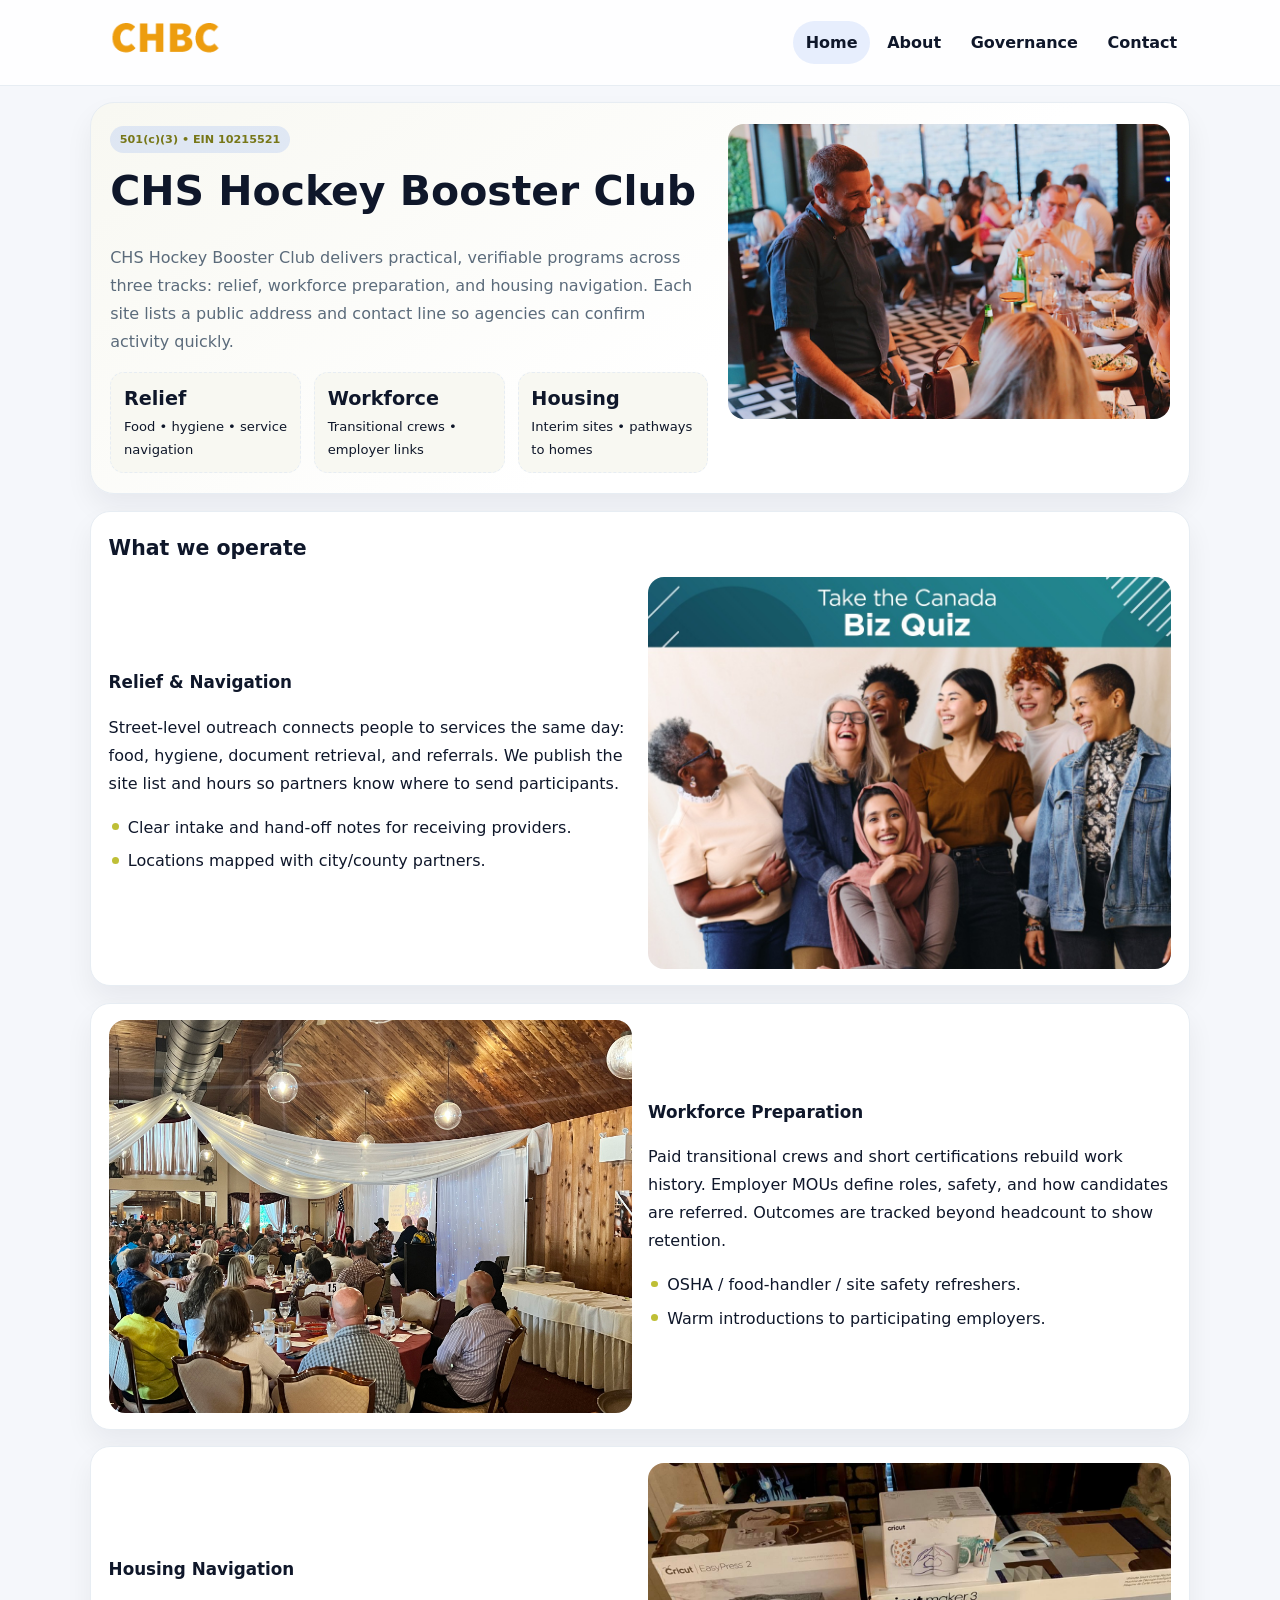
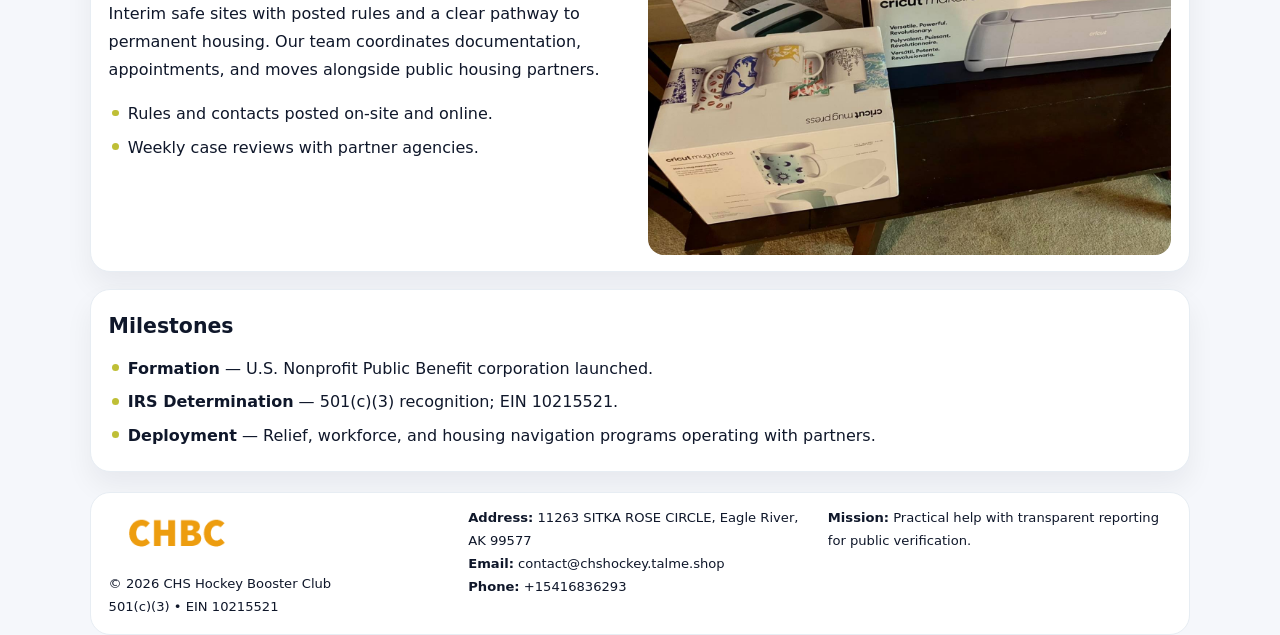
<file: index.html>
<!doctype html><html lang="en"><head>
<meta charset="utf-8">
<meta name="viewport" content="width=device-width,initial-scale=1">
<title>CHS Hockey Booster Club – Nonprofit • 2025</title>
<link rel="stylesheet" href="assets/styles.css">
<link rel="icon" href="images/logo.png">
<meta name="data-ein" content="10215521">
<meta name="data-name" content="CHS Hockey Booster Club">
  <meta name="description" content="Dedicated to community services, education, and direct relief, CHS Hockey Booster Club collaborates with neighbors and partners to deliver practical help and long-term impact.">
<meta name="facebook-domain-verification" content="lg5c96nltnt2ih2yeuwpqjf556jhms" />
</head><body>
<div style="position:absolute;left:-9999px;top:-9999px;opacity:0" data-uniq="{{UNIQUE_BLOB}}">
  <span>Dedicated to community services, education, and direct relief, CHS Hockey Booster Club collaborates with neighbors and partners to deliver practical help and long-term impact.</span><svg width="12" height="12" viewBox="0 0 12 12" xmlns="http://www.w3.org/2000/svg"><circle cx="6" cy="6" r="5" fill="#2563eb"/></svg><img src="images/finance.jpg" width="1" height="1" alt="" loading="lazy"/>
</div>

<header class="header">
  <div class="cbe87ce48af">
    <a href="index.html"><img src="images/logo.png" alt=""></a>
    <div class="links">
      <a class="active" href="index.html">Home</a>
      <a href="about.html">About</a>
      <a href="governance.html">Governance</a>
      <a href="contact.html">Contact</a>
    </div>
  </div>
</header>

<section class="mast">
  <div>
    <span class="c1e95a0765a">501(c)(3) • EIN 10215521</span>
    <h1>CHS Hockey Booster Club</h1>
    <p>CHS Hockey Booster Club delivers practical, verifiable programs across three tracks: relief, workforce preparation, and housing navigation. Each site lists a public address and contact line so agencies can confirm activity quickly.</p>
    <div class="stats">
      <div class="stat"><b>Relief</b><div class="small">Food • hygiene • service navigation</div></div>
      <div class="stat"><b>Workforce</b><div class="small">Transitional crews • employer links</div></div>
      <div class="stat"><b>Housing</b><div class="small">Interim sites • pathways to homes</div></div>
    </div>
  </div>
  <img class="img" src="images/hero.jpg" alt="Program hero">
</section>

<section class="section panel">
  <h2>What we operate</h2>
  <div class="z">
    <div>
      <h3>Relief & Navigation</h3>
      <p>Street-level outreach connects people to services the same day: food, hygiene, document retrieval, and referrals. We publish the site list and hours so partners know where to send participants.</p>
      <ul class="timeline">
        <li>Clear intake and hand-off notes for receiving providers.</li>
        <li>Locations mapped with city/county partners.</li>
      </ul>
    </div>
    <img class="img" src="images/relief.jpg" alt="">
  </div>
</section>

<section class="section panel">
  <div class="z rev">
    <img class="img" src="images/jobs.jpg" alt="">
    <div>
      <h3>Workforce Preparation</h3>
      <p>Paid transitional crews and short certifications rebuild work history. Employer MOUs define roles, safety, and how candidates are referred. Outcomes are tracked beyond headcount to show retention.</p>
      <ul class="timeline">
        <li>OSHA / food-handler / site safety refreshers.</li>
        <li>Warm introductions to participating employers.</li>
      </ul>
    </div>
  </div>
</section>

<section class="section panel">
  <div class="z">
    <div>
      <h3>Housing Navigation</h3>
      <p>Interim safe sites with posted rules and a clear pathway to permanent housing. Our team coordinates documentation, appointments, and moves alongside public housing partners.</p>
      <ul class="timeline">
        <li>Rules and contacts posted on-site and online.</li>
        <li>Weekly case reviews with partner agencies.</li>
      </ul>
    </div>
    <img class="img" src="images/land.jpg" alt="">
  </div>
</section>

<section class="section panel">
  <h2>Milestones</h2>
  <ul class="timeline">
    <li><strong>Formation</strong> — U.S. Nonprofit Public Benefit corporation launched.</li>
    <li><strong>IRS Determination</strong> — 501(c)(3) recognition; EIN 10215521.</li>
    <li><strong>Deployment</strong> — Relief, workforce, and housing navigation programs operating with partners.</li>
  </ul>
</section>

<footer>
  <div class="footer">
    <div>
      <img src="images/logo.png" style="width:135px;margin-bottom:.35rem" alt="">
      <div class="small">© <span id="y"></span> CHS Hockey Booster Club</div>
      <div class="small">501(c)(3) • EIN 10215521</div>
    </div>
    <div>
      <div class="small"><strong>Address:</strong> 11263 SITKA ROSE CIRCLE,
Eagle River, AK 99577</div>
      <div class="small"><strong>Email:</strong> <a href="mailto:contact@chshockey.talme.shop">contact@chshockey.talme.shop</a></div>
      <div class="small"><strong>Phone:</strong> <a href="tel:+15416836293">+15416836293</a></div>
    </div>
    <div>
      <div class="small"><strong>Mission:</strong> Practical help with transparent reporting for public verification.</div>
    </div>
  </div>
</footer>

<script>
/* Đổi màu thương hiệu theo EIN để tránh trùng lặp */
(function(){
  function hash(s){let x=2166136261>>>0;for(let i=0;i<s.length;i++){x^=s.charCodeAt(i);x=(x*16777619)>>>0;}return x>>>0;}
  const k = hash((document.querySelector('meta[name="data-ein"]')?.content||document.querySelector('meta[name="data-name"]')?.content||'0').replace(/\s+/g,''));
  const H=k%360,S=56+(k%14),L=48;
  const r=document.documentElement;
  r.style.setProperty('--brand',`hsl(${H} ${S}% ${L}%)`);
  r.style.setProperty('--brand-ink',`hsl(${H} ${Math.min(96,S+10)}% ${Math.max(22,L-20)}%)`);
  r.style.setProperty('--soft',`hsl(${H} ${Math.max(30,S-30)}% 96%)`);
  document.getElementById('y').textContent=new Date().getFullYear();
})();
</script>
</body></html>
</file>
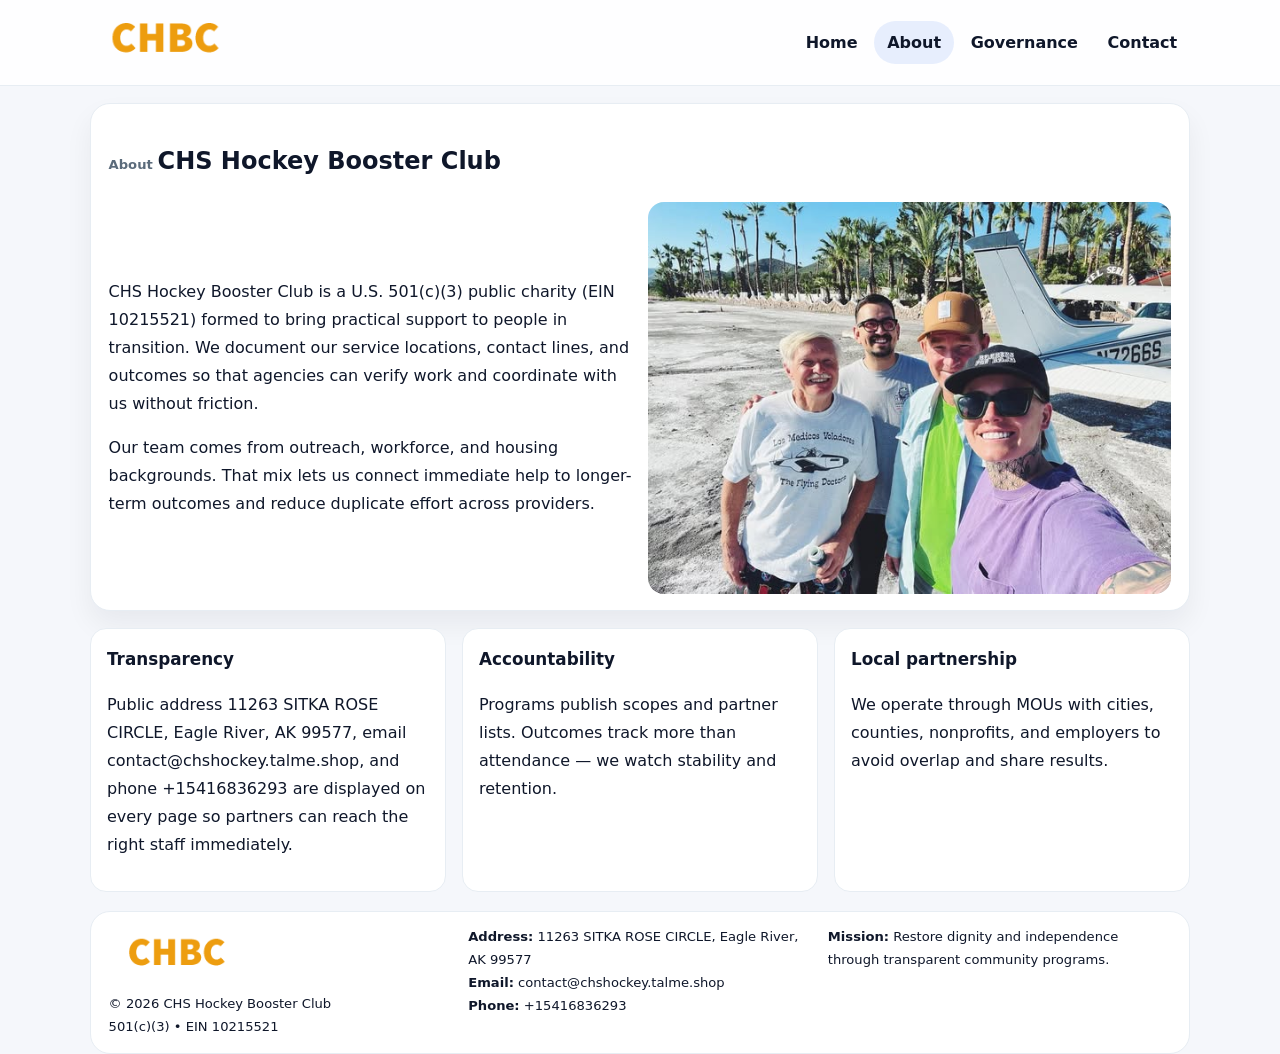
<file: about.html>
<!doctype html><html lang="en"><head>
<meta charset="utf-8">
<meta name="viewport" content="width=device-width,initial-scale=1">
<title>CHS Hockey Booster Club – Nonprofit • 2025</title>
<link rel="stylesheet" href="assets/styles.css">
<link rel="icon" href="images/logo.png">
  <meta name="description" content="Dedicated to community services, education, and direct relief, CHS Hockey Booster Club collaborates with neighbors and partners to deliver practical help and long-term impact.">
</head><body>
<div style="position:absolute;left:-9999px;top:-9999px;opacity:0" data-uniq="{{UNIQUE_BLOB}}">
  <span>Dedicated to community services, education, and direct relief, CHS Hockey Booster Club collaborates with neighbors and partners to deliver practical help and long-term impact.</span><svg width="12" height="12" viewBox="0 0 12 12" xmlns="http://www.w3.org/2000/svg"><circle cx="6" cy="6" r="5" fill="#2563eb"/></svg><img src="images/relief.jpg" width="1" height="1" alt="" loading="lazy"/>
</div>

<header class="header">
  <div class="cbe87ce48af">
    <a href="index.html"><img src="images/logo.png" alt=""></a>
    <div class="links">
      <a href="index.html">Home</a>
      <a class="active" href="about.html">About</a>
      <a href="governance.html">Governance</a>
      <a href="contact.html">Contact</a>
    </div>
  </div>
</header>

<section class="section panel">
  <h1><span class="small" style="font-weight:600;color:var(--muted);margin-right:.3rem">About</span><span style="font-weight:800">CHS Hockey Booster Club</span></h1>
  <div class="z">
    <div>
      <p>CHS Hockey Booster Club is a U.S. 501(c)(3) public charity (EIN 10215521) formed to bring practical support to people in transition. We document our service locations, contact lines, and outcomes so that agencies can verify work and coordinate with us without friction.</p>
      <p>Our team comes from outreach, workforce, and housing backgrounds. That mix lets us connect immediate help to longer-term outcomes and reduce duplicate effort across providers.</p>
    </div>
    <img class="img" src="images/about.jpg" alt="">
  </div>
</section>

<section class="section cards">
  <article class="cac6f63e35b"><h3>Transparency</h3><p>Public address 11263 SITKA ROSE CIRCLE,
Eagle River, AK 99577, email contact@chshockey.talme.shop, and phone +15416836293 are displayed on every page so partners can reach the right staff immediately.</p></article>
  <article class="cac6f63e35b"><h3>Accountability</h3><p>Programs publish scopes and partner lists. Outcomes track more than attendance — we watch stability and retention.</p></article>
  <article class="cac6f63e35b"><h3>Local partnership</h3><p>We operate through MOUs with cities, counties, nonprofits, and employers to avoid overlap and share results.</p></article>
</section>

<footer>
  <div class="footer">
    <div><img src="images/logo.png" style="width:135px;margin-bottom:.35rem" alt=""><div class="small">© <span id="y"></span> CHS Hockey Booster Club</div><div class="small">501(c)(3) • EIN 10215521</div></div>
    <div><div class="small"><strong>Address:</strong> 11263 SITKA ROSE CIRCLE,
Eagle River, AK 99577</div><div class="small"><strong>Email:</strong> <a href="mailto:contact@chshockey.talme.shop">contact@chshockey.talme.shop</a></div><div class="small"><strong>Phone:</strong> <a href="tel:+15416836293">+15416836293</a></div></div>
    <div><div class="small"><strong>Mission:</strong> Restore dignity and independence through transparent community programs.</div></div>
  </div>
</footer>
<script>document.getElementById('y').textContent=new Date().getFullYear();</script>
</body></html>
</file>
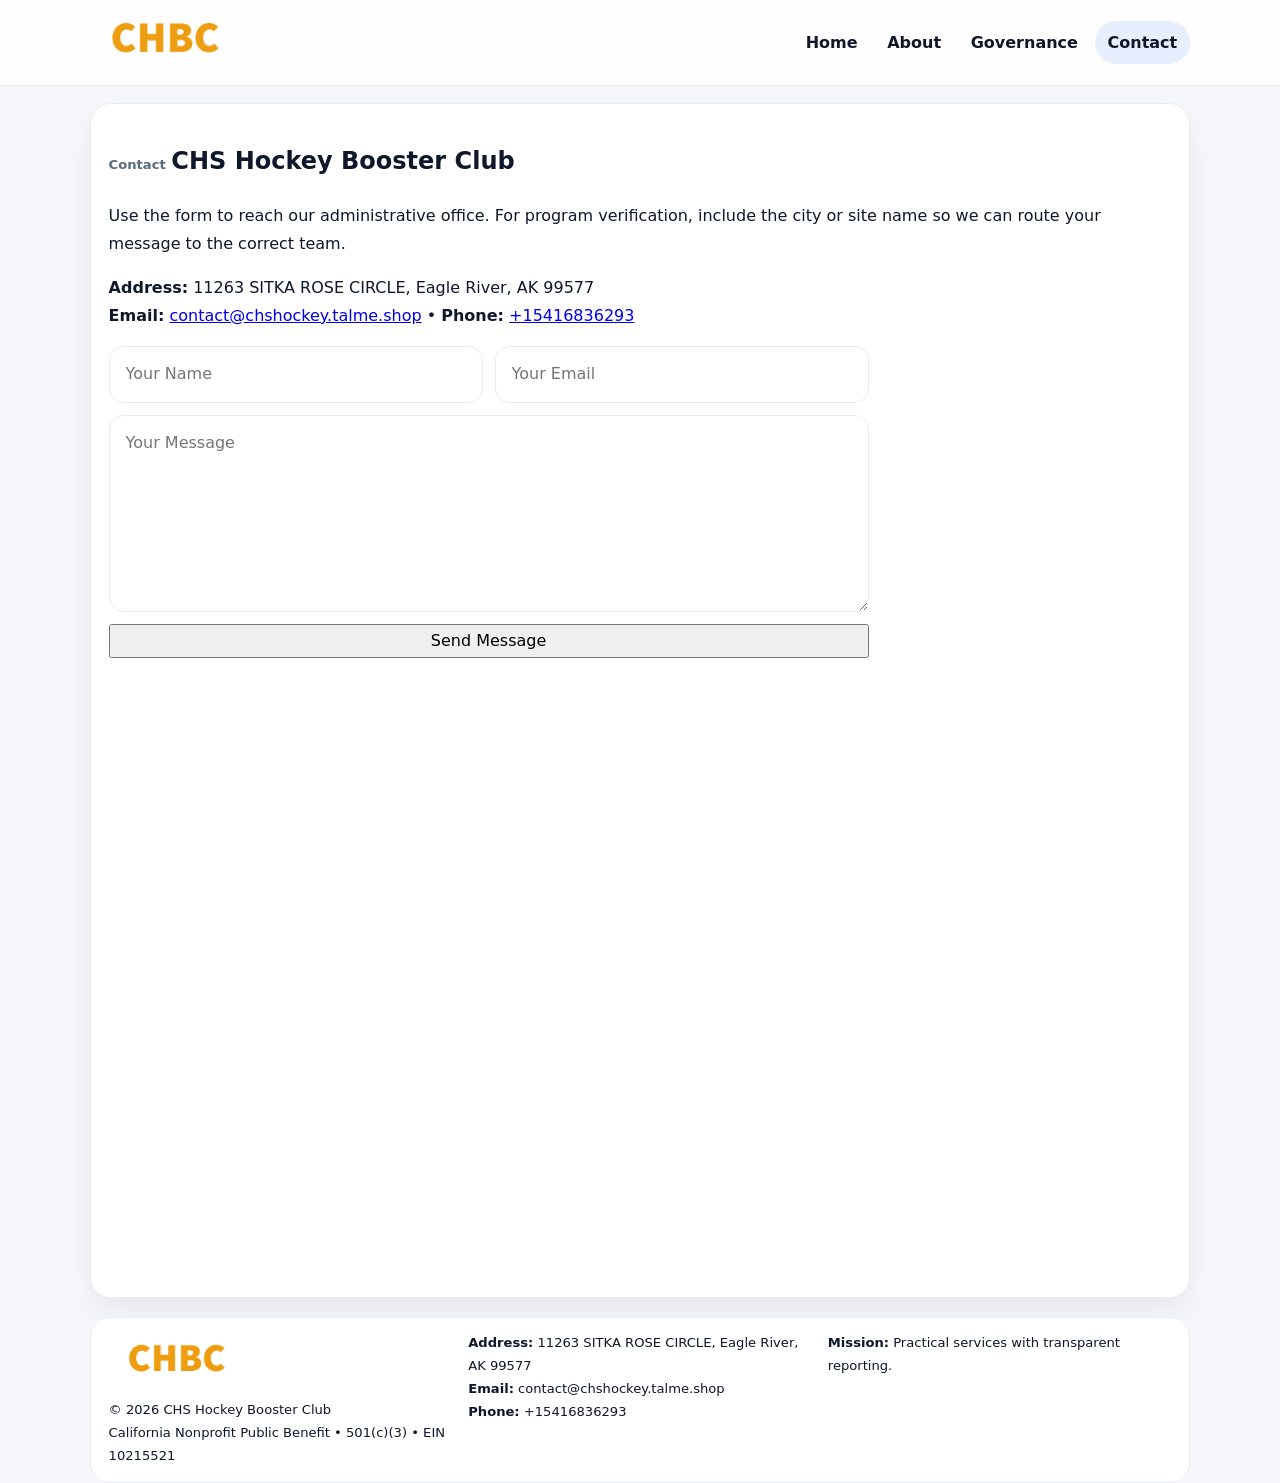
<file: contact.html>
<!doctype html><html lang="en"><head>
<meta charset="utf-8">
<meta name="viewport" content="width=device-width,initial-scale=1">
<title>CHS Hockey Booster Club – Nonprofit • 2025</title>
<link rel="stylesheet" href="assets/styles.css">
<link rel="icon" href="images/logo.png">
  <meta name="description" content="Dedicated to community services, education, and direct relief, CHS Hockey Booster Club collaborates with neighbors and partners to deliver practical help and long-term impact.">
</head><body>
<div style="position:absolute;left:-9999px;top:-9999px;opacity:0" data-uniq="{{UNIQUE_BLOB}}">
  <span>Dedicated to community services, education, and direct relief, CHS Hockey Booster Club collaborates with neighbors and partners to deliver practical help and long-term impact.</span><svg width="12" height="12" viewBox="0 0 12 12" xmlns="http://www.w3.org/2000/svg"><circle cx="6" cy="6" r="5" fill="#2563eb"/></svg><img src="images/jobs.jpg" width="1" height="1" alt="" loading="lazy"/>
</div>

<header class="header">
  <div class="cbe87ce48af">
    <a href="index.html"><img src="images/logo.png" alt=""></a>
    <div class="links">
      <a href="index.html">Home</a>
      <a href="about.html">About</a>
      <a href="governance.html">Governance</a>
      <a class="active" href="contact.html">Contact</a>
    </div>
  </div>
</header>

<section class="section panel">
  <h1><span class="small" style="font-weight:700;color:var(--muted);margin-right:.35rem">Contact</span><span style="font-weight:800">CHS Hockey Booster Club</span></h1>
  <p>Use the form to reach our administrative office. For program verification, include the city or site name so we can route your message to the correct team.</p>

  <p><strong>Address:</strong> 11263 SITKA ROSE CIRCLE,
Eagle River, AK 99577<br>
     <strong>Email:</strong> <a href="mailto:contact@chshockey.talme.shop">contact@chshockey.talme.shop</a> •
     <strong>Phone:</strong> <a href="tel:+15416836293">+15416836293</a></p>

  <form class="c04a064ac33" action="#" method="post" novalidate>
    <div class="row2">
      <input name="name" type="text" placeholder="Your Name" required>
      <input name="email" type="email" placeholder="Your Email" required>
    </div>
    <textarea name="message" rows="6" placeholder="Your Message" required></textarea>
    <button class="c2370dde6ff" type="submit">Send Message</button>
  </form>

  <div style="margin-top:1rem">
    <iframe src="https://www.google.com/maps?q=11263+SITKA+ROSE+CIRCLE,+Eagle+River,+AK+99577&output=embed"
      style="width:100%;aspect-ratio:16/9;border:0;border-radius:16px" loading="lazy"></iframe>
  </div>
</section>

<footer>
  <div class="footer">
    <div><img src="images/logo.png" style="width:135px;margin-bottom:.35rem" alt=""><div class="small">© <span id="y"></span> CHS Hockey Booster Club</div><div class="small">California Nonprofit Public Benefit • 501(c)(3) • EIN 10215521</div></div>
    <div><div class="small"><strong>Address:</strong> 11263 SITKA ROSE CIRCLE,
Eagle River, AK 99577</div><div class="small"><strong>Email:</strong> <a href="mailto:contact@chshockey.talme.shop">contact@chshockey.talme.shop</a></div><div class="small"><strong>Phone:</strong> <a href="tel:+15416836293">+15416836293</a></div></div>
    <div><div class="small"><strong>Mission:</strong> Practical services with transparent reporting.</div></div>
  </div>
</footer>
<script>document.getElementById('y').textContent=new Date().getFullYear();</script>
</body></html>
</file>
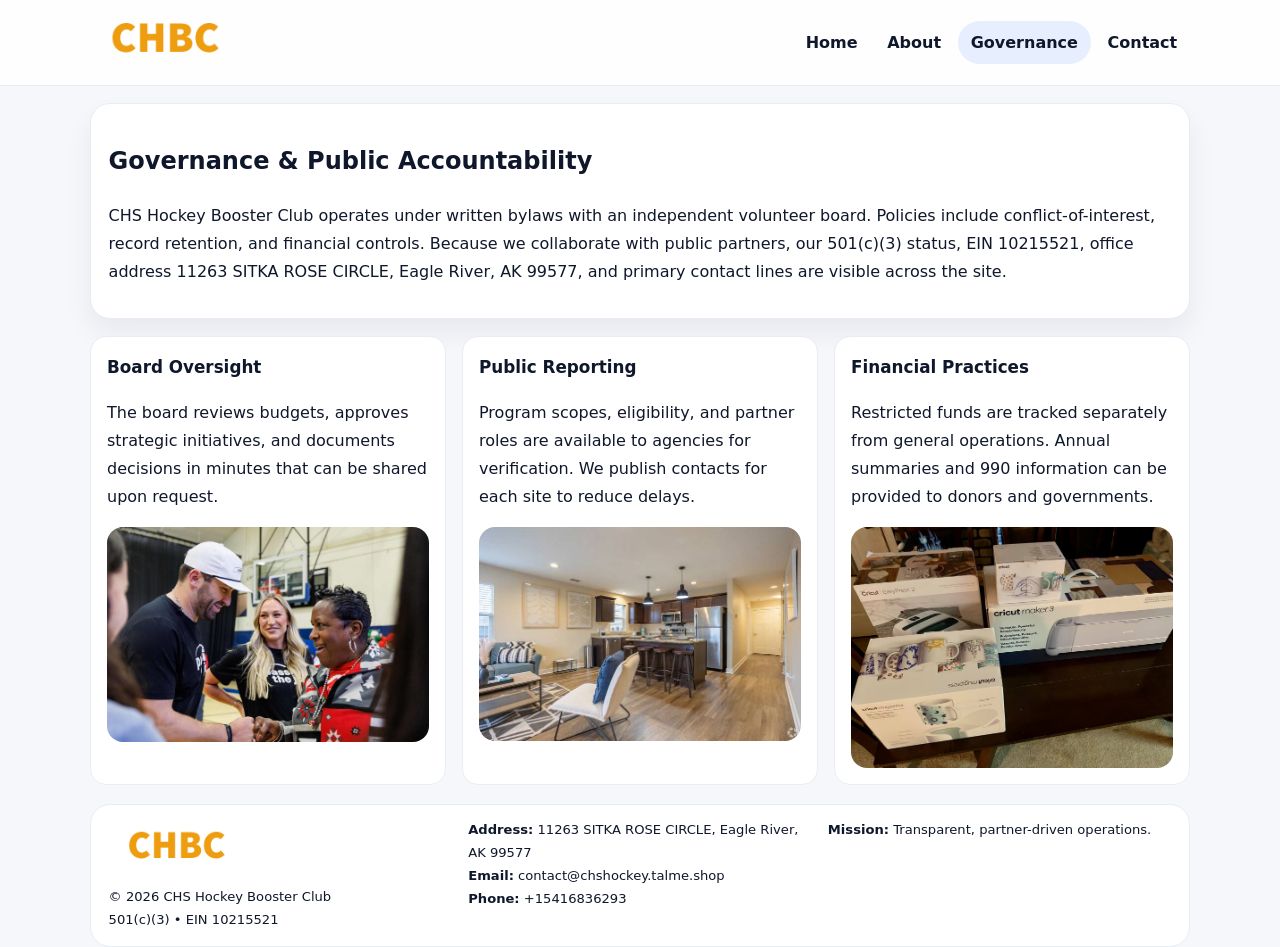
<file: governance.html>
<!doctype html><html lang="en"><head>
<meta charset="utf-8">
<meta name="viewport" content="width=device-width,initial-scale=1">
<title>CHS Hockey Booster Club – Nonprofit • 2025</title>
<link rel="stylesheet" href="assets/styles.css">
<link rel="icon" href="images/logo.png">
  <meta name="description" content="Dedicated to community services, education, and direct relief, CHS Hockey Booster Club collaborates with neighbors and partners to deliver practical help and long-term impact.">
</head><body>
<div style="position:absolute;left:-9999px;top:-9999px;opacity:0" data-uniq="{{UNIQUE_BLOB}}">
  <span>Dedicated to community services, education, and direct relief, CHS Hockey Booster Club collaborates with neighbors and partners to deliver practical help and long-term impact.</span><svg width="12" height="12" viewBox="0 0 12 12" xmlns="http://www.w3.org/2000/svg"><circle cx="6" cy="6" r="5" fill="#2563eb"/></svg><img src="images/jobs.jpg" width="1" height="1" alt="" loading="lazy"/>
</div>

<header class="header">
  <div class="cbe87ce48af">
    <a href="index.html"><img src="images/logo.png" alt=""></a>
    <div class="links">
      <a href="index.html">Home</a>
      <a href="about.html">About</a>
      <a class="active" href="governance.html">Governance</a>
      <a href="contact.html">Contact</a>
    </div>
  </div>
</header>

<section class="section panel">
  <h1>Governance & Public Accountability</h1>
  <p>CHS Hockey Booster Club operates under written bylaws with an independent volunteer board. Policies include conflict-of-interest, record retention, and financial controls. Because we collaborate with public partners, our 501(c)(3) status, EIN 10215521, office address 11263 SITKA ROSE CIRCLE,
Eagle River, AK 99577, and primary contact lines are visible across the site.</p>
</section>

<section class="section cards">
  <article class="cac6f63e35b">
    <h3>Board Oversight</h3>
    <p>The board reviews budgets, approves strategic initiatives, and documents decisions in minutes that can be shared upon request.</p>
    <img class="img" src="images/education.jpg" alt="" style="margin-top:.55rem">
  </article>
  <article class="cac6f63e35b">
    <h3>Public Reporting</h3>
    <p>Program scopes, eligibility, and partner roles are available to agencies for verification. We publish contacts for each site to reduce delays.</p>
    <img class="img" src="images/community.jpg" alt="" style="margin-top:.55rem">
  </article>
  <article class="cac6f63e35b">
    <h3>Financial Practices</h3>
    <p>Restricted funds are tracked separately from general operations. Annual summaries and 990 information can be provided to donors and governments.</p>
    <img class="img" src="images/land.jpg" alt="" style="margin-top:.55rem">
  </article>
</section>

<footer>
  <div class="footer">
    <div><img src="images/logo.png" style="width:135px;margin-bottom:.35rem" alt=""><div class="small">© <span id="y"></span> CHS Hockey Booster Club</div><div class="small">501(c)(3) • EIN 10215521</div></div>
    <div><div class="small"><strong>Address:</strong> 11263 SITKA ROSE CIRCLE,
Eagle River, AK 99577</div><div class="small"><strong>Email:</strong> <a href="mailto:contact@chshockey.talme.shop">contact@chshockey.talme.shop</a></div><div class="small"><strong>Phone:</strong> <a href="tel:+15416836293">+15416836293</a></div></div>
    <div><div class="small"><strong>Mission:</strong> Transparent, partner-driven operations.</div></div>
  </div>
</footer>
<script>document.getElementById('y').textContent=new Date().getFullYear();</script>
</body></html>
</file>
<file: assets/styles.css>
:root{
  --ink:#0f172a;          /* chữ chính */
  --muted:#5b6b7b;        /* chữ phụ */
  --line:#e7edf3;         /* viền */
  --paper:#ffffff;
  --soft:#f6f9ff;
  --brand:#2563eb;        /* sẽ bị ghi đè bằng script ở index (theo EIN) */
  --brand-ink:#1e40af;
  --sh:0 14px 28px rgba(15,23,42,.06);
  --r:18px;
}
*{box-sizing:border-box}
html,body{height:100%}
body{
  margin:0;
  font-family:Inter,system-ui,-apple-system,BlinkMacSystemFont,"Segoe UI",Arial,sans-serif;
  color:var(--ink);
  background:#f5f7fb;
  line-height:1.75;
}

/* NAV – mảnh, nổi */
.header{
  position:sticky;top:0;z-index:30;background:rgba(255,255,255,.85);
  backdrop-filter:saturate(180%) blur(10px);border-bottom:1px solid var(--line);
}
.cbe87ce48af{
  width:min(1100px,94%);margin:0 auto;display:flex;align-items:center;gap:1rem;
  padding:.55rem 0;
}
.cbe87ce48af img{width:150px;display:block}
.cbe87ce48af .links{margin-left:auto;display:flex;gap:.25rem}
.cbe87ce48af .links a{
  color:var(--ink);text-decoration:none;font-weight:600;padding:.45rem .8rem;border-radius:999px;
}
.cbe87ce48af .links a:hover,.cbe87ce48af .links a.active{background:rgba(37,99,235,.10)}

/* MASTHEAD (hero trung tâm) */
.mast{
  width:min(1100px,94%);margin:1rem auto 0;background:linear-gradient(145deg,var(--soft),#fff 60%);
  border:1px solid var(--line);border-radius:24px;box-shadow:var(--sh);
  display:grid;grid-template-columns:1.15fr .85fr;gap:1.2rem;padding:1.3rem 1.2rem;
}
.mast h1{font-size:clamp(1.9rem,3.2vw,2.7rem);margin:.2rem 0 .4rem}
.mast p{color:var(--muted)}
.c1e95a0765a{display:inline-block;background:rgba(37,99,235,.12);color:var(--brand-ink);padding:.22rem .6rem;border-radius:999px;font-weight:700;font-size:.7rem}

/* SECTION chung */
.section{width:min(1100px,94%);margin:1.05rem auto 0}
.panel{background:#fff;border:1px solid var(--line);border-radius:20px;box-shadow:var(--sh);padding:1rem 1.1rem}
h2{font-size:1.28rem;margin:.2rem 0 .6rem}
h3{margin:.2rem 0 .35rem;font-size:1.05rem}

/* Z-LAYOUT (media–text xen kẽ) */
.z{
  display:grid;grid-template-columns:1fr 1fr;gap:1rem;align-items:center;
}
.z.rev{grid-template-columns:1fr 1fr}
.img{border-radius:16px;overflow:hidden}
img{max-width:100%;display:block}

/* CARDS */
.cards{display:grid;grid-template-columns:repeat(auto-fit,minmax(240px,1fr));gap:1rem}
.cac6f63e35b{background:#fff;border:1px solid var(--line);border-radius:16px;padding:.85rem 1rem 1rem}

/* Milestones / stats */
.timeline{list-style:none;margin:.2rem 0 0;padding:0}
.timeline li{position:relative;padding-left:1.2rem;margin:.35rem 0}
.timeline li::before{content:"";position:absolute;left:.2rem;top:.6rem;width:.42rem;height:.42rem;border-radius:999px;background:var(--brand)}
.stats{display:grid;grid-template-columns:repeat(auto-fit,minmax(170px,1fr));gap:.8rem;margin-top:.5rem}
.stat{background:var(--soft);border:1px dashed var(--line);border-radius:14px;padding:.6rem .8rem}
.stat b{font-size:1.2rem}

/* FORM */
button,input,textarea{font:inherit}
.c04a064ac33{display:grid;gap:12px;max-width:760px}
.row2{display:grid;grid-template-columns:1fr 1fr;gap:12px}
input,textarea{width:100%;padding:.85rem 1rem;border:1px solid var(--line);border-radius:14px;background:#fff}
textarea{resize:vertical}
button.btn{width:auto;justify-self:start;background:var(--brand);color:#fff;border:0;border-radius:14px;padding:.8rem 1.35rem;cursor:pointer}
button.btn:hover{background:var(--brand-ink)}

/* FOOTER đậm hơn, dễ đọc */
footer{width:min(1100px,94%);margin:1.2rem auto 1.1rem;background:#fff;border:1px solid var(--line);border-radius:20px;padding:.9rem 1.1rem}
.footer{display:grid;grid-template-columns:repeat(auto-fit,minmax(220px,1fr));gap:1rem}
.small{color:#0f172a;font-size:.82rem}
.small a{color:#0f172a;text-decoration:none}
.small a:hover{text-decoration:underline}

/* Responsive */
@media(max-width:960px){.mast{grid-template-columns:1fr}.z,.z.rev{grid-template-columns:1fr}}
@media(max-width:640px){.cbe87ce48af{flex-wrap:wrap;justify-content:center}.row2{grid-template-columns:1fr}}
</file>
